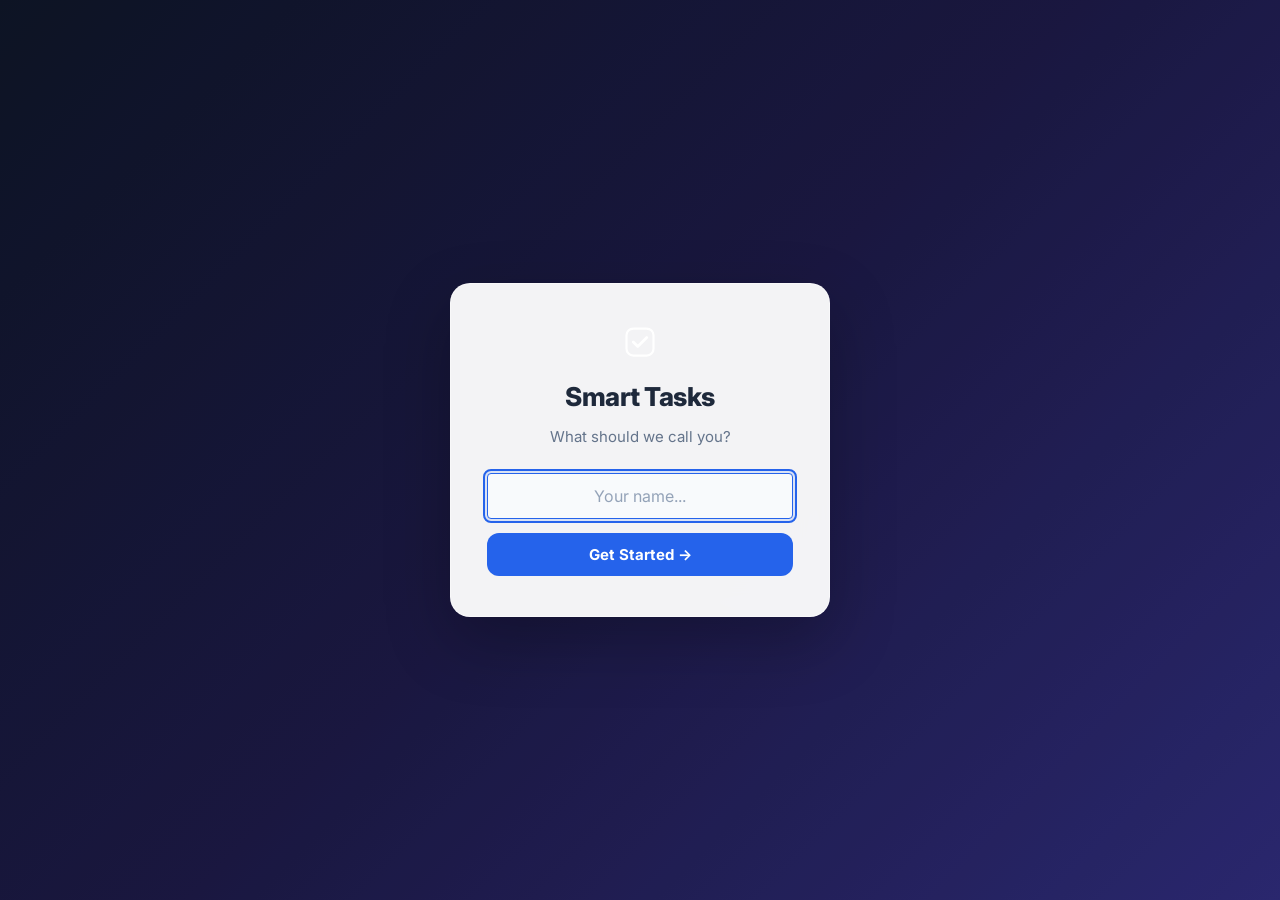
<file: index.html>
<!DOCTYPE html>
<html lang="en">
<head>
  <meta charset="UTF-8">
  <meta name="viewport" content="width=device-width, initial-scale=1.0, viewport-fit=cover">
  <title>Smart Task Manager — Offline-First To-Do App with Voice & Pomodoro</title>
  <meta name="description" content="A fast, offline-first task manager with voice input, priority sorting, deadlines, and a built-in Pomodoro timer. No sign-up, no backend, works anywhere.">
  <meta name="author" content="Bala Maneesh Ayanala">
  <link rel="canonical" href="https://bala-smart-task-manager.netlify.app/">
  <meta name="theme-color" content="#6366f1">

  <!-- Favicons -->
  <link rel="icon" type="image/png" sizes="32x32" href="favicon-32.png">
  <link rel="apple-touch-icon" href="apple-touch-icon.png">

  <!-- Open Graph / Twitter -->
  <meta property="og:type" content="website">
  <meta property="og:title" content="Smart Task Manager — Offline-First To-Do App">
  <meta property="og:description" content="Voice input, priority sorting, deadlines, dark mode, and a Pomodoro timer — all offline-first, no backend required.">
  <meta property="og:url" content="https://bala-smart-task-manager.netlify.app/">
  <meta property="og:image" content="https://bala-smart-task-manager.netlify.app/og-image.png">
  <meta property="og:image:width" content="1200">
  <meta property="og:image:height" content="630">
  <meta property="og:image:alt" content="Smart Task Manager — Offline-first to-do app with voice input and Pomodoro timer">
  <meta name="twitter:card" content="summary_large_image">
  <meta name="twitter:title" content="Smart Task Manager">
  <meta name="twitter:description" content="Offline-first to-do app with voice input and a Pomodoro timer.">
  <meta name="twitter:image" content="https://bala-smart-task-manager.netlify.app/og-image.png">

  <!-- Structured data — helps Google show a richer result card -->
  <script type="application/ld+json">
  {
    "@context": "https://schema.org",
    "@type": "SoftwareApplication",
    "name": "Smart Task Manager",
    "description": "A fast, offline-first task manager with voice input, priority sorting, deadlines, and a built-in Pomodoro timer. No sign-up, no backend, works anywhere.",
    "url": "https://bala-smart-task-manager.netlify.app/",
    "applicationCategory": "ProductivityApplication",
    "operatingSystem": "Any (Progressive Web App)",
    "image": "https://bala-smart-task-manager.netlify.app/og-image.png",
    "offers": {
      "@type": "Offer",
      "price": "0",
      "priceCurrency": "USD"
    },
    "author": {
      "@type": "Person",
      "name": "Bala Maneesh Ayanala",
      "url": "https://abms-portfolio.netlify.app"
    }
  }
  </script>

  <link rel="manifest" href="manifest.json">

  <!-- iOS ignores manifest.json for home-screen install behavior — these are required separately -->
  <meta name="apple-mobile-web-app-capable" content="yes">
  <meta name="apple-mobile-web-app-status-bar-style" content="black-translucent">
  <meta name="apple-mobile-web-app-title" content="Smart Tasks">

  <link rel="preconnect" href="https://fonts.googleapis.com">
  <link href="https://fonts.googleapis.com/css2?family=Inter:wght@400;500;600;700;800&display=swap" rel="stylesheet">
  <link rel="stylesheet" href="style.css">

  <!-- Apply saved theme before first paint to avoid a light-mode flash -->
  <script>
    (function () {
      try {
        if (localStorage.getItem('theme') === 'dark') {
          document.documentElement.setAttribute('data-theme', 'dark');
        }
      } catch (e) { /* localStorage unavailable — fall back to default theme */ }
    })();
  </script>
</head>

<body>

  <div class="bg" id="bg"></div>

  <div class="name-screen" id="nameScreen">
    <div class="name-box">
      <div class="name-logo">
        <svg width="36" height="36" viewBox="0 0 32 32" fill="none">
          <rect x="4" y="4" width="24" height="24" rx="6" stroke="white" stroke-width="2" />
          <path d="M10 16L14 20L22 12" stroke="white" stroke-width="2.5" stroke-linecap="round"
            stroke-linejoin="round" />
        </svg>
      </div>
      <h1>Smart Tasks</h1>
      <p>What should we call you?</p>
      <input type="text" id="nameInput" class="name-input" placeholder="Your name..." maxlength="30"
        autocomplete="off" />
      <button class="name-btn" id="nameBtn">Get Started →</button>
    </div>
  </div>

  <div class="app" id="mainApp" style="display:none;">

    <header class="header">
      <div class="brand">
        <svg width="22" height="22" viewBox="0 0 32 32" fill="none">
          <rect x="4" y="4" width="24" height="24" rx="6" stroke="white" stroke-width="2" />
          <path d="M10 16L14 20L22 12" stroke="white" stroke-width="2.5" stroke-linecap="round"
            stroke-linejoin="round" />
        </svg>
        <span>Smart Tasks</span>
      </div>
      <div class="header-center">
        <span class="clock" id="clock">00:00</span>
        <span class="greeting" id="greeting">Good morning</span>
      </div>
      <div class="header-right">
        <span class="streak-badge" id="streakBadge" style="display:none;" title="Consecutive days with a completed task"></span>
        <button class="hbtn" id="installBtn" title="Install app" aria-label="Install Smart Tasks as an app" style="display:none;">⬇</button>
        <button class="hbtn" id="shortcutsBtn" title="Keyboard shortcuts" aria-label="Show keyboard shortcuts">⌨</button>
        <button class="hbtn" id="notifBtn" title="Due-date reminders" aria-label="Toggle due-date notifications">🔔</button>
        <button class="hbtn" id="themeToggle" title="Toggle theme" aria-label="Toggle dark and light theme">🌓</button>
        <button class="hbtn" id="profileBtn" title="About" aria-label="View developer profile">👤</button>
        <button class="hbtn" id="logoutBtn" title="Logout" aria-label="Log out and clear saved name">🚪</button>
      </div>
    </header>

    <div class="card">

      <div class="stats">
        <div class="stat">
          <span class="snum" id="totalCount">0</span>
          <span class="slbl">Total</span>
        </div>
        <div class="sdiv"></div>
        <div class="stat">
          <span class="snum green" id="doneCount">0</span>
          <span class="slbl">Done</span>
        </div>
        <div class="sdiv"></div>
        <div class="stat">
          <span class="snum yellow" id="leftCount">0</span>
          <span class="slbl">Left</span>
        </div>
        <div class="sdiv"></div>
        <div class="stat progress-stat">
          <div class="pbar-wrap">
            <div class="pbar" id="pbar"></div>
          </div>
          <span class="slbl" id="pLabel">0% done</span>
        </div>
      </div>

      <div class="input-area">
        <div class="input-row">
          <input type="text" id="taskInput" class="tinput" placeholder="Add a task..." autocomplete="off" />
          <select id="catSel" class="tsel">
            <option value="work">💼 Work</option>
            <option value="study">📚 Study</option>
            <option value="personal">🏠 Personal</option>
            <option value="other">📌 Other</option>
          </select>
          <select id="priSel" class="tsel">
            <option value="high">🔴 High</option>
            <option value="medium" selected>🟡 Medium</option>
            <option value="low">🟢 Low</option>
          </select>
          <input type="date" id="dateSel" class="tsel" />
          <button class="addbtn" id="addBtn">+ Add</button>
        </div>
      </div>

      <div class="toolbar">
        <div class="searchbox">
          <span aria-hidden="true">🔍</span>
          <input type="text" id="searchInput" placeholder="Search..." aria-label="Search tasks" />
        </div>
        <div class="chips">
          <button class="chip active" data-f="all">All</button>
          <button class="chip" data-f="today">Today</button>
          <button class="chip" data-f="overdue">Overdue</button>
          <button class="chip" data-f="work">Work</button>
          <button class="chip" data-f="study">Study</button>
          <button class="chip" data-f="personal">Personal</button>
        </div>
        <select id="sortSel" class="tsel small">
          <option value="new">Newest</option>
          <option value="pri">Priority</option>
          <option value="due">Deadline</option>
          <option value="az">A–Z</option>
        </select>
      </div>

      <div class="task-list" id="taskList"></div>
      <div class="empty" id="empty" style="display:none;">
        <span>✓</span>
        <p>No tasks yet. Add one above!</p>
      </div>

      <div class="footer-actions">
        <button class="fbtn" id="voiceBtn" aria-label="Add task by voice">🎙 Voice</button>
        <button class="fbtn" id="exportBtn" aria-label="Export tasks as JSON">↓ Export</button>
        <button class="fbtn" id="importBtn" aria-label="Import tasks from JSON">↑ Import</button>
        <button class="fbtn red" id="clearBtn" aria-label="Clear completed tasks">✕ Clear Done</button>
        <button class="fbtn" id="pomBtn" aria-label="Open Pomodoro focus timer">⏱ Pomodoro</button>
      </div>

    </div>

    <div class="pom-card" id="pomCard" style="display:none;">
      <div class="pom-top">
        <b id="pomPhaseLabel">🍅 Focus</b>
        <button class="hbtn" id="closePom" aria-label="Close focus timer">✕</button>
      </div>
      <div class="timer" id="timerDisplay">25:00</div>
      <div class="pom-btns">
        <button class="addbtn" id="startBtn">Start</button>
        <button class="fbtn" id="resetBtn">Reset</button>
      </div>
      <p class="pom-session-count" id="pomSessionCountLbl">0 sessions completed</p>
    </div>

  </div>

  <div class="modal" id="modal">
    <div class="mbox">
      <button class="mclose" id="mclose" aria-label="Close">✕</button>
      <div class="mavatar">ABM</div>
      <h2>Bala Maneesh Ayanala</h2>
      <p class="msub">Full-Stack Developer · IBM SkillsBuild Intern · IEEE Published</p>
      <div class="mlinks">
        <a href="https://abms-portfolio.netlify.app" target="_blank" rel="noopener">🌐 Portfolio</a>
        <a href="https://linkedin.com/in/bala-maneesh-ayanala-702582266" target="_blank" rel="noopener">in LinkedIn</a>
        <a href="https://github.com/Balama2520" target="_blank" rel="noopener">⌥ GitHub</a>
      </div>
      <hr />
      <p class="mdesc">IBM SkillsBuild capstone project. Vanilla JS PWA — no frameworks. Add, edit, delete, and
        drag-and-drop reorder tasks with category, priority and due date. Voice input, Pomodoro timer, due-date
        browser reminders, a daily completion streak, keyboard shortcuts, offline support, and dark/light theme.</p>
      <div class="mtags">
        <span>Vanilla JS</span><span>CSS3</span><span>PWA</span>
        <span>Web Speech API</span><span>Notifications API</span><span>Drag & Drop API</span>
        <span>localStorage</span><span>Service Worker</span>
      </div>
      <a class="mlive" href="https://bala-smart-task-manager.netlify.app" target="_blank" rel="noopener">View Live ↗</a>
      <a class="mlive" href="./privacy.html" style="margin-top:8px; background:var(--fbtn); color:var(--muted);" target="_blank" rel="noopener">Privacy Policy</a>
      <button class="mlive danger" id="clearDataBtn" type="button" style="margin-top:8px; width:100%; border:none; cursor:pointer;">🗑 Clear All Local Data</button>
    </div>
  </div>

  <div class="toasts" id="toasts" role="status" aria-live="polite"></div>

  <div class="modal" id="shortcutsModal">
    <div class="mbox shortcuts-box" role="dialog" aria-modal="true" aria-labelledby="shortcutsTitle">
      <button class="mclose" id="shortcutsClose" aria-label="Close keyboard shortcuts panel">✕</button>
      <h2 id="shortcutsTitle">⌨ Keyboard Shortcuts</h2>
      <ul class="shortcuts-list">
        <li><kbd>N</kbd><span>Focus the new task field</span></li>
        <li><kbd>/</kbd><span>Focus search</span></li>
        <li><kbd>P</kbd><span>Toggle Pomodoro timer</span></li>
        <li><kbd>Enter</kbd><span>Add task / confirm edit</span></li>
        <li><kbd>Esc</kbd><span>Close modal or dialog</span></li>
        <li><kbd>?</kbd><span>Show this shortcuts panel</span></li>
      </ul>
    </div>
  </div>

  <script>
    if ('serviceWorker' in navigator) {
      window.addEventListener('load', function () {
        navigator.serviceWorker.register('./sw.js').then(function (reg) {
          reg.addEventListener('updatefound', function () {
            var installing = reg.installing;
            if (!installing) return;
            installing.addEventListener('statechange', function () {
              // A worker reaching 'installed' while a controller already exists
              // means this is an update, not the very first install.
              if (installing.state === 'installed' && navigator.serviceWorker.controller) {
                if (typeof toast === 'function') {
                  toast('A new version is ready', 'Refresh', function () { window.location.reload(); });
                }
              }
            });
          });
        }).catch(function () { });
      });
    }
  </script>
  <script src="script.js"></script>
</body>

</html>
</file>
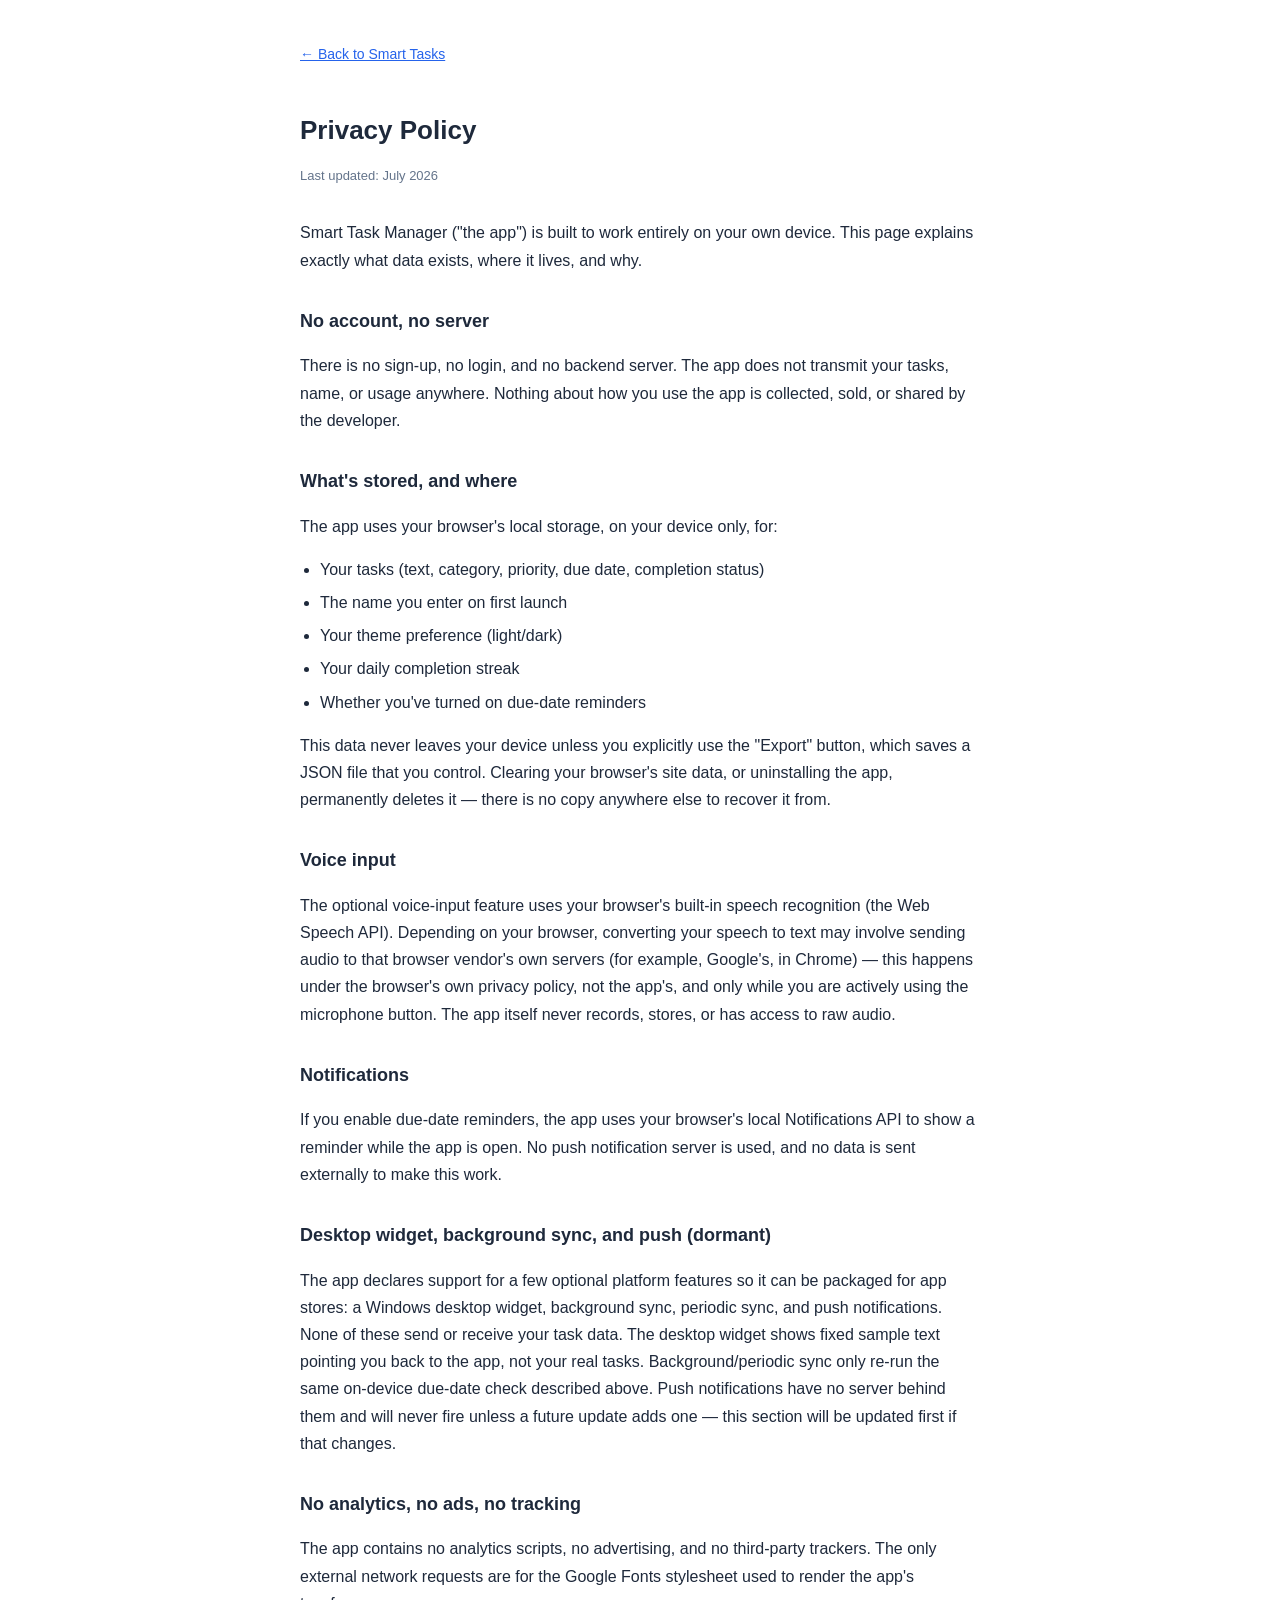
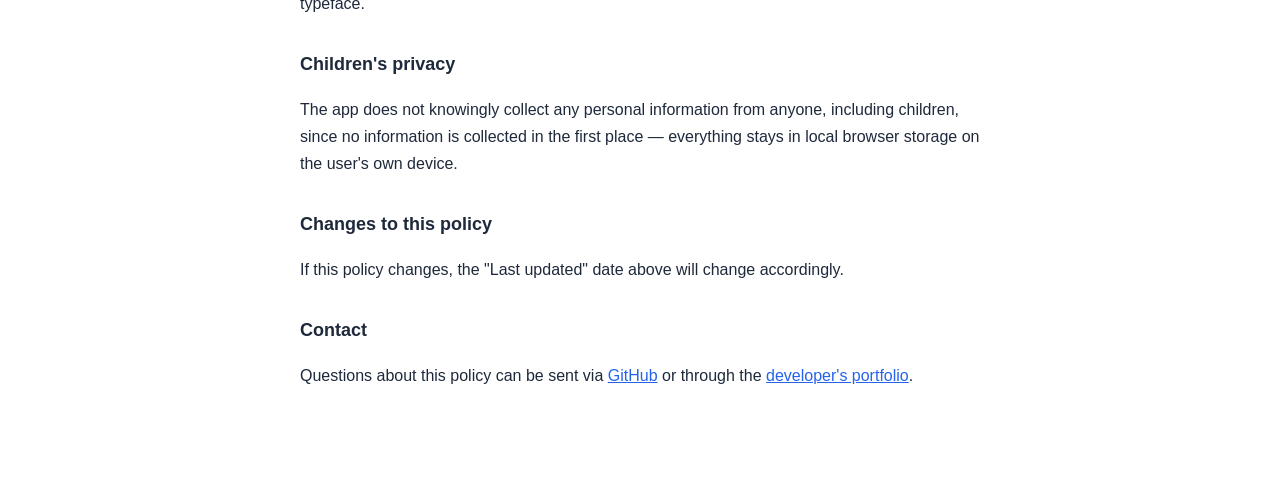
<file: privacy.html>
<!DOCTYPE html>
<html lang="en">
<head>
  <meta charset="UTF-8">
  <meta name="viewport" content="width=device-width, initial-scale=1.0">
  <title>Privacy Policy — Smart Task Manager</title>
  <meta name="description" content="Privacy policy for Smart Task Manager: what data is stored, where, and why.">
  <link rel="icon" type="image/png" sizes="32x32" href="favicon-32.png">
  <style>
    body { font-family: -apple-system, BlinkMacSystemFont, 'Inter', sans-serif; max-width: 680px; margin: 0 auto; padding: 40px 20px 80px; line-height: 1.7; color: #1e293b; }
    h1 { font-size: 26px; margin-bottom: 4px; }
    .updated { color: #64748b; font-size: 13px; margin-bottom: 32px; }
    h2 { font-size: 18px; margin-top: 32px; margin-bottom: 8px; }
    a { color: #2563eb; }
    ul { padding-left: 20px; }
    li { margin-bottom: 6px; }
    .back { display: inline-block; margin-bottom: 24px; font-size: 14px; }
  </style>
</head>
<body>
  <a class="back" href="./index.html">← Back to Smart Tasks</a>
  <h1>Privacy Policy</h1>
  <p class="updated">Last updated: July 2026</p>

  <p>Smart Task Manager ("the app") is built to work entirely on your own device. This page explains exactly what data exists, where it lives, and why.</p>

  <h2>No account, no server</h2>
  <p>There is no sign-up, no login, and no backend server. The app does not transmit your tasks, name, or usage anywhere. Nothing about how you use the app is collected, sold, or shared by the developer.</p>

  <h2>What's stored, and where</h2>
  <p>The app uses your browser's local storage, on your device only, for:</p>
  <ul>
    <li>Your tasks (text, category, priority, due date, completion status)</li>
    <li>The name you enter on first launch</li>
    <li>Your theme preference (light/dark)</li>
    <li>Your daily completion streak</li>
    <li>Whether you've turned on due-date reminders</li>
  </ul>
  <p>This data never leaves your device unless you explicitly use the "Export" button, which saves a JSON file that you control. Clearing your browser's site data, or uninstalling the app, permanently deletes it — there is no copy anywhere else to recover it from.</p>

  <h2>Voice input</h2>
  <p>The optional voice-input feature uses your browser's built-in speech recognition (the Web Speech API). Depending on your browser, converting your speech to text may involve sending audio to that browser vendor's own servers (for example, Google's, in Chrome) — this happens under the browser's own privacy policy, not the app's, and only while you are actively using the microphone button. The app itself never records, stores, or has access to raw audio.</p>

  <h2>Notifications</h2>
  <p>If you enable due-date reminders, the app uses your browser's local Notifications API to show a reminder while the app is open. No push notification server is used, and no data is sent externally to make this work.</p>

  <h2>Desktop widget, background sync, and push (dormant)</h2>
  <p>The app declares support for a few optional platform features so it can be packaged for app stores: a Windows desktop widget, background sync, periodic sync, and push notifications. None of these send or receive your task data. The desktop widget shows fixed sample text pointing you back to the app, not your real tasks. Background/periodic sync only re-run the same on-device due-date check described above. Push notifications have no server behind them and will never fire unless a future update adds one — this section will be updated first if that changes.</p>

  <h2>No analytics, no ads, no tracking</h2>
  <p>The app contains no analytics scripts, no advertising, and no third-party trackers. The only external network requests are for the Google Fonts stylesheet used to render the app's typeface.</p>

  <h2>Children's privacy</h2>
  <p>The app does not knowingly collect any personal information from anyone, including children, since no information is collected in the first place — everything stays in local browser storage on the user's own device.</p>

  <h2>Changes to this policy</h2>
  <p>If this policy changes, the "Last updated" date above will change accordingly.</p>

  <h2>Contact</h2>
  <p>Questions about this policy can be sent via <a href="https://github.com/Balama2520" target="_blank" rel="noopener">GitHub</a> or through the <a href="https://abms-portfolio.netlify.app" target="_blank" rel="noopener">developer's portfolio</a>.</p>
</body>
</html>
</file>
<file: style.css>
:root {
  --bg-card: rgba(255, 255, 255, 0.93);
  --text: #1e293b;
  --muted: #64748b;
  --soft: #6b7280;
  --border: rgba(0, 0, 0, 0.08);
  --input: rgba(255, 255, 255, 0.8);
  --accent: #2563eb;
  --green: #16a34a;
  --yellow: #d97706;
  --red: #dc2626;
  --fbtn: rgba(0, 0, 0, 0.06);
  --radius: 16px;
  --radius-sm: 10px;
  --shadow: 0 24px 64px rgba(0, 0, 0, 0.18);
}

[data-theme="dark"] {
  --bg-card: rgba(15, 23, 42, 0.93);
  --text: #f1f5f9;
  --muted: #94a3b8;
  --soft: #8895a8;
  --border: rgba(255, 255, 255, 0.08);
  --input: rgba(255, 255, 255, 0.05);
  --fbtn: rgba(255, 255, 255, 0.06);
}

* {
  margin: 0;
  padding: 0;
  box-sizing: border-box;
}

body {
  font-family: 'Inter', sans-serif;
  min-height: 100vh;
  color: var(--text);
  line-height: 1.6;
}

a {
  text-decoration: none;
  color: inherit;
}

button {
  cursor: pointer;
  font-family: inherit;
  border: none;
  background: none;
}

/* Visible keyboard focus ring — buttons above strip the browser default,
   so every interactive element needs an explicit :focus-visible style. */
button:focus-visible,
a:focus-visible,
input:focus-visible,
select:focus-visible,
[tabindex]:focus-visible {
  outline: 2px solid var(--accent);
  outline-offset: 2px;
  border-radius: 4px;
}

/* BACKGROUND — changes by time of day */
.bg {
  position: fixed;
  inset: 0;
  z-index: 0;
  transition: background 3s ease;
  background: linear-gradient(135deg, #0f172a 0%, #1e3a5f 50%, #312e81 100%);
}

.bg.morning {
  background: linear-gradient(135deg, #f97316 0%, #fb923c 40%, #fde68a 100%);
}

.bg.afternoon {
  background: linear-gradient(135deg, #1d4ed8 0%, #3b82f6 50%, #93c5fd 100%);
}

.bg.evening {
  background: linear-gradient(135deg, #7c3aed 0%, #be185d 50%, #f97316 100%);
}

.bg.night {
  background: linear-gradient(135deg, #0f172a 0%, #1e1b4b 50%, #312e81 100%);
}

/* APP */
.app {
  position: relative;
  z-index: 1;
  max-width: 820px;
  margin: 0 auto;
  padding: 20px 16px 40px;
  display: flex;
  flex-direction: column;
  gap: 14px;
}

/* HEADER */
.header {
  display: flex;
  justify-content: space-between;
  align-items: center;
  padding: 12px 18px;
  background: rgba(255, 255, 255, 0.15);
  backdrop-filter: blur(20px);
  border: 1px solid rgba(255, 255, 255, 0.2);
  border-radius: var(--radius);
  color: white;
}

/* Window Controls Overlay (desktop installed PWAs) — when the OS draws its
   window controls over the top of the page, this pulls the header up into
   that reserved titlebar strip and lets the OS drag region live there too. */
body.wco-active {
  padding-top: 0;
}
body.wco-active .header {
  position: fixed;
  top: env(titlebar-area-y, 0);
  left: env(titlebar-area-x, 0);
  width: env(titlebar-area-width, 100%);
  height: env(titlebar-area-height, 40px);
  border-radius: 0;
  -webkit-app-region: drag;
  app-region: drag;
  z-index: 100;
}
body.wco-active .header button,
body.wco-active .header .name-input {
  -webkit-app-region: no-drag;
  app-region: no-drag;
}
body.wco-active .app {
  padding-top: calc(env(titlebar-area-height, 40px) + 16px);
}

.brand {
  display: flex;
  align-items: center;
  gap: 8px;
  font-size: 15px;
  font-weight: 800;
}

.header-center {
  display: flex;
  flex-direction: column;
  align-items: center;
  gap: 1px;
}

.clock {
  font-size: 20px;
  font-weight: 700;
  font-variant-numeric: tabular-nums;
}

.greeting {
  font-size: 11px;
  opacity: 0.75;
  font-weight: 500;
}

.header-right {
  display: flex;
  align-items: center;
  gap: 6px;
}

.streak-badge {
  display: flex;
  align-items: center;
  gap: 3px;
  font-size: 12px;
  font-weight: 700;
  color: white;
  background: rgba(255, 255, 255, 0.15);
  border: 1px solid rgba(255, 255, 255, 0.2);
  border-radius: 999px;
  padding: 5px 10px;
  white-space: nowrap;
}

.hbtn.active {
  background: rgba(99, 102, 241, 0.5);
  border-color: rgba(99, 102, 241, 0.7);
}

.hbtn {
  width: 32px;
  height: 32px;
  border-radius: 8px;
  background: rgba(255, 255, 255, 0.15);
  border: 1px solid rgba(255, 255, 255, 0.2);
  color: white;
  font-size: 13px;
  display: flex;
  align-items: center;
  justify-content: center;
  transition: 0.2s;
}

.hbtn:hover {
  background: rgba(255, 255, 255, 0.28);
}

/* CARD */
.card {
  background: var(--bg-card);
  backdrop-filter: blur(20px);
  border: 1px solid rgba(255, 255, 255, 0.5);
  border-radius: var(--radius);
  box-shadow: var(--shadow);
  overflow: hidden;
}

/* STATS */
.stats {
  display: flex;
  align-items: center;
  padding: 14px 20px;
  border-bottom: 1px solid var(--border);
}

.stat {
  display: flex;
  flex-direction: column;
  align-items: center;
  padding: 0 16px;
}

.stat:first-child {
  padding-left: 0;
}

.snum {
  font-size: 22px;
  font-weight: 800;
  color: var(--text);
  line-height: 1;
}

.snum.green {
  color: var(--green);
}

.snum.yellow {
  color: var(--yellow);
}

.slbl {
  font-size: 10px;
  color: var(--soft);
  font-weight: 500;
  text-transform: uppercase;
  letter-spacing: 0.06em;
  margin-top: 2px;
}

.sdiv {
  width: 1px;
  height: 28px;
  background: var(--border);
}

.progress-stat {
  flex: 1;
  align-items: flex-start;
  padding-left: 20px;
  gap: 5px;
}

.pbar-wrap {
  width: 100%;
  height: 5px;
  background: var(--border);
  border-radius: 999px;
  overflow: hidden;
}

.pbar {
  height: 100%;
  background: linear-gradient(90deg, #2563eb, #7c3aed);
  border-radius: 999px;
  width: 0%;
  transition: width 0.5s ease;
}

/* INPUT */
.input-area {
  padding: 14px 20px;
  border-bottom: 1px solid var(--border);
}

.input-row {
  display: flex;
  gap: 8px;
  align-items: center;
  flex-wrap: wrap;
}

.tinput {
  flex: 1;
  min-width: 180px;
  background: var(--input);
  border: 1px solid var(--border);
  border-radius: var(--radius-sm);
  padding: 9px 12px;
  font-size: 14px;
  font-family: inherit;
  color: var(--text);
  outline: none;
  transition: 0.2s;
}

.tinput::placeholder {
  color: var(--soft);
}

.tinput:focus {
  border-color: var(--accent);
  box-shadow: 0 0 0 3px rgba(37, 99, 235, 0.12);
}

.tsel {
  background: var(--input);
  border: 1px solid var(--border);
  border-radius: var(--radius-sm);
  padding: 9px 10px;
  font-size: 12px;
  font-family: inherit;
  color: var(--text);
  outline: none;
  cursor: pointer;
}

.tsel.small {
  padding: 7px 8px;
  font-size: 11px;
}

.addbtn {
  padding: 9px 18px;
  background: var(--accent);
  color: #fff;
  border-radius: var(--radius-sm);
  font-size: 14px;
  font-weight: 600;
  font-family: inherit;
  transition: 0.2s;
  white-space: nowrap;
  flex-shrink: 0;
}

.addbtn:hover {
  background: #1d4ed8;
  transform: translateY(-1px);
}

/* TOOLBAR */
.toolbar {
  display: flex;
  align-items: center;
  gap: 8px;
  padding: 10px 20px;
  border-bottom: 1px solid var(--border);
  flex-wrap: wrap;
}

.searchbox {
  display: flex;
  align-items: center;
  gap: 8px;
  background: var(--input);
  border: 1px solid var(--border);
  border-radius: var(--radius-sm);
  padding: 7px 12px;
  flex: 1;
  min-width: 130px;
  transition: 0.2s;
}

.searchbox:focus-within {
  border-color: var(--accent);
}

.searchbox input {
  background: none;
  border: none;
  outline: none;
  font-family: inherit;
  font-size: 13px;
  color: var(--text);
  width: 100%;
}

.searchbox input::placeholder {
  color: var(--soft);
}

.chips {
  display: flex;
  gap: 5px;
  flex-wrap: wrap;
}

.chip {
  padding: 5px 12px;
  border-radius: 999px;
  background: transparent;
  border: 1px solid var(--border);
  color: var(--muted);
  font-size: 12px;
  font-weight: 500;
  font-family: inherit;
  transition: 0.2s;
  cursor: pointer;
}

.chip:hover {
  border-color: var(--accent);
  color: var(--accent);
}

.chip.active {
  background: var(--accent);
  border-color: var(--accent);
  color: #fff;
}

/* TASK LIST */
.task-list {
  padding: 8px 12px;
  display: flex;
  flex-direction: column;
  gap: 6px;
  min-height: 60px;
}

.task-item {
  display: flex;
  align-items: flex-start;
  gap: 8px;
  padding: 11px 12px;
  background: var(--input);
  border: 1px solid var(--border);
  border-radius: var(--radius-sm);
  transition: 0.2s;
  animation: fadein 0.18s ease;
}

@keyframes fadein {
  from {
    opacity: 0;
    transform: translateY(-5px);
  }

  to {
    opacity: 1;
    transform: translateY(0);
  }
}

.task-item:hover {
  border-color: rgba(37, 99, 235, 0.25);
}

.task-item.done {
  opacity: 0.45;
}

.task-item.done .ttext {
  text-decoration: line-through;
  color: var(--muted);
}

.cbox {
  width: 18px;
  height: 18px;
  border-radius: 5px;
  border: 2px solid var(--border);
  background: transparent;
  flex-shrink: 0;
  margin-top: 2px;
  display: flex;
  align-items: center;
  justify-content: center;
  font-size: 10px;
  font-weight: 700;
  color: transparent;
  transition: 0.2s;
  cursor: pointer;
}

.cbox:hover {
  border-color: var(--accent);
}

.cbox.on {
  background: var(--accent);
  border-color: var(--accent);
  color: #fff;
}

.tbody {
  flex: 1;
  min-width: 0;
}

.ttext {
  font-size: 14px;
  font-weight: 500;
  color: var(--text);
  word-break: break-word;
  display: block;
  margin-bottom: 4px;
}

.tmeta {
  display: flex;
  align-items: center;
  gap: 6px;
  flex-wrap: wrap;
}

.ttag {
  padding: 2px 7px;
  border-radius: 999px;
  font-size: 10px;
  font-weight: 700;
  text-transform: uppercase;
  letter-spacing: 0.04em;
}

.tag-work {
  background: rgba(37, 99, 235, 0.1);
  color: #2563eb;
}

.tag-study {
  background: rgba(22, 163, 74, 0.1);
  color: #16a34a;
}

.tag-personal {
  background: rgba(124, 58, 237, 0.1);
  color: #7c3aed;
}

.tag-other {
  background: rgba(100, 116, 139, 0.1);
  color: #64748b;
}

.pdot {
  width: 7px;
  height: 7px;
  border-radius: 50%;
  flex-shrink: 0;
}

.p-high {
  background: var(--red);
}

.p-medium {
  background: var(--yellow);
}

.p-low {
  background: var(--green);
}

.tdue {
  font-size: 11px;
  color: var(--soft);
}

.tdue.late {
  color: var(--red);
  font-weight: 600;
}

.dragHandle {
  flex-shrink: 0;
  width: 16px;
  height: 20px;
  margin-top: 1px;
  display: flex;
  align-items: center;
  justify-content: center;
  font-size: 14px;
  line-height: 1;
  color: var(--soft);
  cursor: grab;
  touch-action: none;
  /* prevents the page from scrolling while a finger drags this handle */
  user-select: none;
}

.dragHandle:active {
  cursor: grabbing;
  color: var(--accent);
}

.tactions {
  display: flex;
  gap: 3px;
  flex-shrink: 0;
  opacity: 0;
  transition: 0.2s;
}

.task-item:hover .tactions,
.task-item:focus-within .tactions {
  opacity: 1;
}

.tabtn {
  width: 24px;
  height: 24px;
  border-radius: 6px;
  background: var(--fbtn);
  border: 1px solid var(--border);
  color: var(--muted);
  font-size: 11px;
  display: flex;
  align-items: center;
  justify-content: center;
  transition: 0.2s;
  cursor: pointer;
}

.tabtn:hover {
  background: rgba(37, 99, 235, 0.1);
  color: var(--accent);
  border-color: var(--accent);
}

.tabtn.del:hover {
  background: rgba(220, 38, 38, 0.1);
  color: var(--red);
  border-color: rgba(220, 38, 38, 0.3);
}

/* EMPTY */
.empty {
  padding: 36px 20px;
  text-align: center;
  color: var(--muted);
  display: flex;
  flex-direction: column;
  align-items: center;
  gap: 8px;
}

.empty span {
  font-size: 28px;
  color: var(--accent);
}

.empty p {
  font-size: 13px;
}

/* FOOTER ACTIONS */
.footer-actions {
  display: flex;
  gap: 6px;
  padding: 12px 20px;
  border-top: 1px solid var(--border);
  flex-wrap: wrap;
}

.fbtn {
  padding: 7px 12px;
  border-radius: var(--radius-sm);
  background: var(--fbtn);
  border: 1px solid var(--border);
  color: var(--muted);
  font-size: 12px;
  font-weight: 500;
  font-family: inherit;
  transition: 0.2s;
  cursor: pointer;
}

.fbtn:hover {
  background: rgba(37, 99, 235, 0.08);
  color: var(--accent);
  border-color: var(--accent);
}

.fbtn.red:hover {
  background: rgba(220, 38, 38, 0.08);
  color: var(--red);
  border-color: rgba(220, 38, 38, 0.3);
}

/* POMODORO */
.pom-card {
  background: var(--bg-card);
  backdrop-filter: blur(20px);
  border: 1px solid rgba(255, 255, 255, 0.4);
  border-radius: var(--radius);
  box-shadow: var(--shadow);
  padding: 20px;
  text-align: center;
}

.pom-top {
  display: flex;
  justify-content: space-between;
  align-items: center;
  margin-bottom: 14px;
  font-size: 14px;
  font-weight: 600;
  color: var(--text);
}

.timer {
  font-size: 52px;
  font-weight: 800;
  color: var(--text);
  letter-spacing: -2px;
  font-variant-numeric: tabular-nums;
  margin-bottom: 14px;
}

.pom-btns {
  display: flex;
  gap: 8px;
  justify-content: center;
}

.pom-session-count {
  margin-top: 12px;
  font-size: 11px;
  color: var(--muted);
  font-weight: 500;
}

/* MODAL */
.modal {
  display: none;
  position: fixed;
  inset: 0;
  z-index: 1000;
  background: rgba(0, 0, 0, 0.5);
  backdrop-filter: blur(8px);
  align-items: center;
  justify-content: center;
  padding: 20px;
}

.modal.open {
  display: flex;
}

.mbox {
  background: var(--bg-card);
  backdrop-filter: blur(20px);
  border: 1px solid var(--border);
  border-radius: var(--radius);
  padding: 26px;
  max-width: 400px;
  width: 100%;
  position: relative;
  box-shadow: var(--shadow);
  animation: pop 0.2s ease;
}

@keyframes pop {
  from {
    opacity: 0;
    transform: scale(0.96);
  }

  to {
    opacity: 1;
    transform: scale(1);
  }
}

.mclose {
  position: absolute;
  top: 12px;
  right: 12px;
  width: 26px;
  height: 26px;
  border-radius: 6px;
  background: var(--fbtn);
  border: 1px solid var(--border);
  color: var(--muted);
  font-size: 13px;
  display: flex;
  align-items: center;
  justify-content: center;
  cursor: pointer;
  transition: 0.2s;
}

.mclose:hover {
  color: var(--text);
}

.mavatar {
  width: 52px;
  height: 52px;
  border-radius: 50%;
  background: linear-gradient(135deg, #2563eb, #7c3aed);
  display: flex;
  align-items: center;
  justify-content: center;
  font-size: 16px;
  font-weight: 800;
  color: #fff;
  margin: 0 auto 10px;
}

.mbox h2 {
  font-size: 17px;
  font-weight: 800;
  text-align: center;
  color: var(--text);
  margin-bottom: 3px;
}

.msub {
  font-size: 11px;
  color: var(--muted);
  text-align: center;
  margin-bottom: 12px;
}

.mlinks {
  display: flex;
  gap: 6px;
  justify-content: center;
  flex-wrap: wrap;
  margin-bottom: 14px;
}

.mlinks a {
  padding: 5px 12px;
  border-radius: var(--radius-sm);
  background: var(--fbtn);
  border: 1px solid var(--border);
  font-size: 11px;
  font-weight: 600;
  color: var(--muted);
  transition: 0.2s;
}

.mlinks a:hover {
  border-color: var(--accent);
  color: var(--accent);
}

.mbox hr {
  border: none;
  border-top: 1px solid var(--border);
  margin: 12px 0;
}

.mdesc {
  font-size: 12px;
  color: var(--muted);
  line-height: 1.7;
  margin-bottom: 12px;
}

.mtags {
  display: flex;
  flex-wrap: wrap;
  gap: 5px;
  margin-bottom: 14px;
}

.mtags span {
  padding: 3px 9px;
  border-radius: 999px;
  background: rgba(37, 99, 235, 0.1);
  border: 1px solid rgba(37, 99, 235, 0.2);
  font-size: 10px;
  font-weight: 600;
  color: var(--accent);
}

.mlive {
  display: block;
  text-align: center;
  padding: 9px;
  border-radius: var(--radius-sm);
  background: var(--accent);
  color: #fff;
  font-size: 13px;
  font-weight: 600;
  transition: 0.2s;
}

.mlive:hover {
  background: #1d4ed8;
}

.mlive.danger {
  background: transparent;
  color: #ef4444;
  border: 1px solid rgba(239, 68, 68, 0.35);
}

.mlive.danger:hover {
  background: rgba(239, 68, 68, 0.1);
  color: #dc2626;
}

.shortcuts-box h2 {
  font-size: 17px;
  font-weight: 800;
  color: var(--text);
  margin-bottom: 14px;
}

.shortcuts-list {
  list-style: none;
  display: grid;
  gap: 10px;
}

.shortcuts-list li {
  display: flex;
  align-items: center;
  gap: 12px;
  font-size: 13px;
  color: var(--muted);
}

kbd {
  display: inline-flex;
  align-items: center;
  justify-content: center;
  min-width: 28px;
  padding: 3px 7px;
  background: var(--fbtn);
  border: 1px solid var(--border);
  border-radius: 6px;
  font-family: inherit;
  font-size: 12px;
  font-weight: 700;
  color: var(--text);
}

/* TOAST */
.toasts {
  position: fixed;
  bottom: 18px;
  right: 18px;
  z-index: 2000;
  display: flex;
  flex-direction: column;
  gap: 5px;
}

.toast {
  display: flex;
  align-items: center;
  gap: 12px;
  background: var(--bg-card);
  border: 1px solid var(--border);
  border-radius: var(--radius-sm);
  padding: 9px 10px 9px 14px;
  font-size: 12px;
  font-weight: 500;
  color: var(--text);
  box-shadow: var(--shadow);
  animation: fadein 0.25s ease;
  max-width: 280px;
}

.toast-action {
  flex-shrink: 0;
  background: rgba(37, 99, 235, 0.1);
  color: var(--accent);
  border: 1px solid rgba(37, 99, 235, 0.3);
  border-radius: 8px;
  padding: 4px 10px;
  font-size: 11px;
  font-weight: 700;
  font-family: inherit;
  cursor: pointer;
  transition: 0.2s;
}

.toast-action:hover {
  background: rgba(37, 99, 235, 0.18);
}

/* INLINE EDIT (text + category + priority + due date) */
.tedit-wrap {
  flex: 1;
  display: flex;
  flex-wrap: wrap;
  gap: 6px;
}

.tedit {
  flex: 1 1 160px;
  min-width: 120px;
  background: var(--input);
  border: 1px solid var(--accent);
  border-radius: var(--radius-sm);
  padding: 6px 10px;
  font-size: 13px;
  font-family: inherit;
  color: var(--text);
  outline: none;
}

.tedit-sel {
  flex: 0 1 auto;
  font-size: 11px;
  padding: 6px 8px;
}

/* DRAG & DROP REORDERING */
.task-item.dragging {
  opacity: 0.4;
}

.task-item.drag-over {
  border-top: 2px solid var(--accent);
}

/* RESPONSIVE */
@media(max-width:600px) {
  .input-row {
    flex-direction: column;
  }

  .tinput,
  .addbtn {
    width: 100%;
  }

  .addbtn {
    justify-content: center;
  }

  .stats {
    flex-wrap: wrap;
    gap: 10px;
    padding: 12px;
  }

  .sdiv {
    display: none;
  }

  .progress-stat {
    width: 100%;
    padding-left: 0;
  }

  .toolbar {
    flex-direction: column;
    align-items: stretch;
  }

  .header {
    flex-direction: column;
    gap: 8px;
    text-align: center;
  }

  .header-right {
    flex-wrap: wrap;
    justify-content: center;
  }

  .tactions {
    opacity: 1;
  }

  .timer {
    font-size: 40px;
  }
}

/* NAME SCREEN */
.name-screen {
  position: fixed;
  inset: 0;
  z-index: 500;
  display: flex;
  align-items: center;
  justify-content: center;
  padding: 20px;
  background: rgba(0, 0, 0, 0.15);
}

.name-box {
  background: rgba(255, 255, 255, 0.95);
  backdrop-filter: blur(24px);
  border: 1px solid rgba(255, 255, 255, 0.4);
  border-radius: 20px;
  padding: 40px 36px;
  text-align: center;
  max-width: 380px;
  width: 100%;
  box-shadow: 0 24px 64px rgba(0, 0, 0, 0.25);
  animation: pop 0.3s ease;
}

.name-logo {
  margin-bottom: 16px;
  display: flex;
  justify-content: center;
}

.name-box h1 {
  font-size: 26px;
  font-weight: 800;
  color: #1e293b;
  margin-bottom: 8px;
  letter-spacing: -0.5px;
}

.name-box p {
  font-size: 15px;
  color: #64748b;
  margin-bottom: 24px;
}

.name-input {
  width: 100%;
  background: #f8fafc;
  border: 1px solid #e2e8f0;
  border-radius: 12px;
  padding: 12px 16px;
  font-size: 16px;
  font-family: inherit;
  color: #1e293b;
  outline: none;
  text-align: center;
  margin-bottom: 14px;
  transition: 0.2s;
}

.name-input::placeholder {
  color: #94a3b8;
}

.name-input:focus {
  border-color: #2563eb;
  box-shadow: 0 0 0 3px rgba(37, 99, 235, 0.12);
}

.name-btn {
  width: 100%;
  padding: 12px;
  background: #2563eb;
  color: white;
  border-radius: 12px;
  font-size: 15px;
  font-weight: 700;
  font-family: inherit;
  transition: 0.2s;
  cursor: pointer;
}

.name-btn:hover {
  background: #1d4ed8;
  transform: translateY(-1px);
}

.name-screen.hidden {
  display: none;
}

/* Respect the user's OS-level reduced-motion preference */
@media (prefers-reduced-motion: reduce) {
  *, *::before, *::after {
    animation-duration: 0.01ms !important;
    animation-iteration-count: 1 !important;
    transition-duration: 0.01ms !important;
    scroll-behavior: auto !important;
  }
}
</file>
